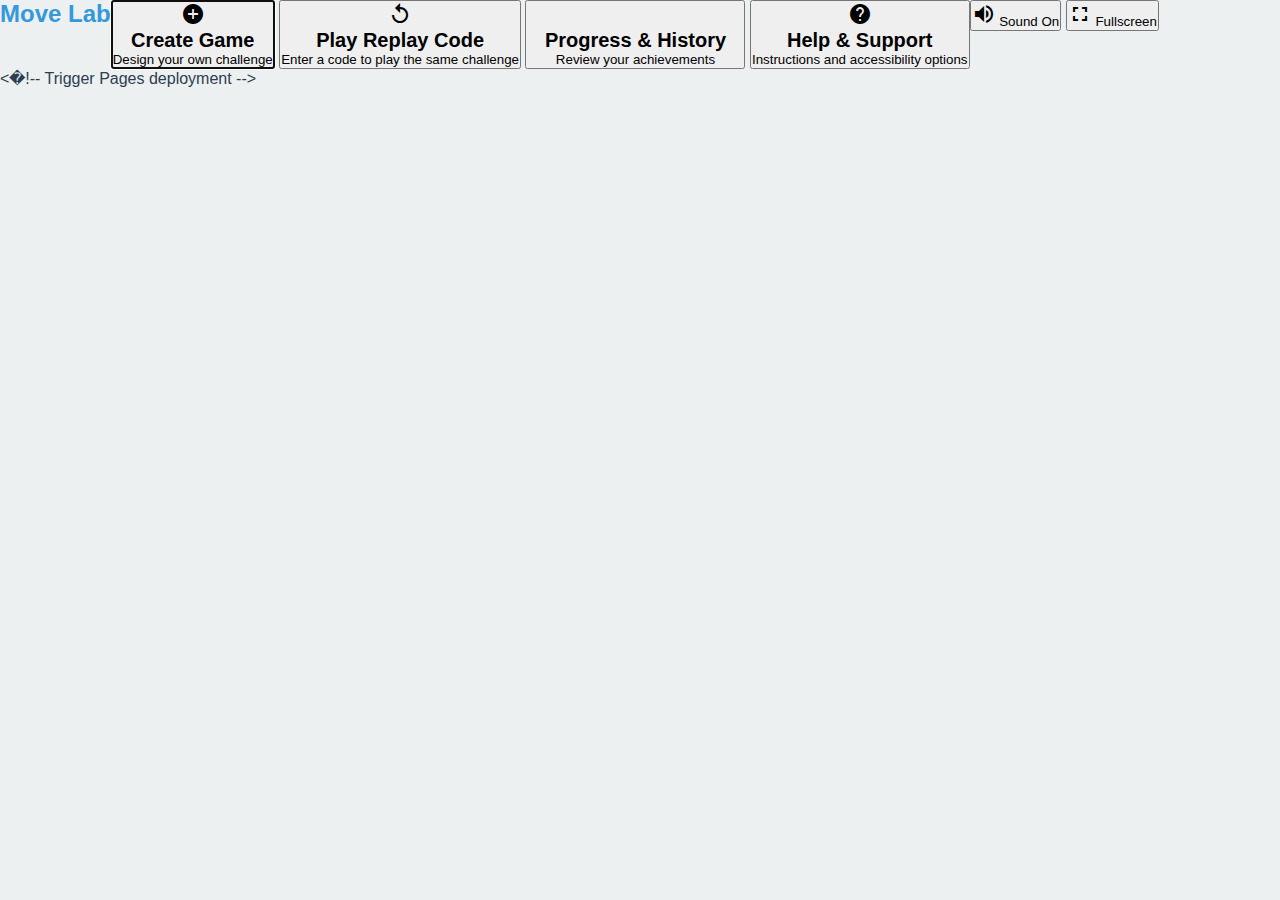
<file: index.html>
<!DOCTYPE html>
<html lang="en">
<head>
    <meta charset="UTF-8">
    <meta name="viewport" content="width=device-width, initial-scale=1.0">
    <title>Directional Skills Learning Game</title>
    <meta name="description" content="Educational game for learning directional key controls designed for students with physical and learning difficulties">
    
    <!-- CSS -->
    <link rel="stylesheet" href="styles.css">
    
    <!-- Material Icons -->
    <link href="https://fonts.googleapis.com/icon?family=Material+Icons" rel="stylesheet">
    <link href="https://fonts.googleapis.com/css2?family=Material+Symbols+Outlined:opsz,wght,FILL,GRAD@24,400,0,0" rel="stylesheet">
</head>
<body>
    <!-- Skip Link for Screen Readers -->
    <a href="#game-canvas" class="skip-link">Skip to game</a>
    
    <!-- Card-Based Main Menu -->
    <div class="main-menu" id="main-menu" role="region" aria-label="Main menu">
        <div class="menu-header">
            <h1 class="game-title">Move Lab</h1>
        </div>
        
        <div class="menu-cards" role="navigation" aria-label="Main menu options">
            <button class="menu-card primary-card" id="configure-session-btn" 
                    aria-label="Create a new game with custom settings">
                <span class="material-icons card-icon">add_circle</span>
                <div class="card-content">
                    <h2 class="card-title">Create Game</h2>
                    <p class="card-description">Design your own challenge</p>
                </div>
            </button>
            
            <button class="menu-card" id="play-replay-btn" 
                    aria-label="Play a game using a replay code">
                <span class="material-icons card-icon">replay</span>
                <div class="card-content">
                    <h2 class="card-title">Play Replay Code</h2>
                    <p class="card-description">Enter a code to play the same challenge</p>
                </div>
            </button>
            
            <button class="menu-card" id="progress-history-btn" 
                    aria-label="View progress and history">
                <span class="material-icons card-icon">analytics</span>
                <div class="card-content">
                    <h2 class="card-title">Progress & History</h2>
                    <p class="card-description">Review your achievements</p>
                </div>
            </button>
            
            <button class="menu-card" id="help-support-btn" 
                    aria-label="Get help and support">
                <span class="material-icons card-icon">help</span>
                <div class="card-content">
                    <h2 class="card-title">Help & Support</h2>
                    <p class="card-description">Instructions and accessibility options</p>
                </div>
            </button>
        </div>
        
        <!-- Secondary Actions -->
        <div class="menu-secondary" role="toolbar" aria-label="Secondary options">
            <button class="secondary-btn" id="sound-toggle-btn" 
                    aria-label="Toggle sound">
                <span class="material-icons">volume_up</span>
                <span class="btn-label">Sound</span>
            </button>
            
            <button class="secondary-btn" id="fullscreen-toggle-btn" 
                    aria-label="Toggle fullscreen">
                <span class="material-icons">fullscreen</span>
                <span class="btn-label">Fullscreen</span>
            </button>
        </div>
    </div>

    <!-- Game Interface (Hidden initially) -->
    <div class="game-interface" id="game-interface" style="display: none;">
        <!-- Main Game Area -->
        <main class="game-container" role="main">
            <!-- Game Canvas -->
            <canvas id="game-canvas" 
                    role="application"
                    aria-label="Directional Skills Practice Game"
                    tabindex="0">
                <p>This game requires a modern browser with HTML5 Canvas support.</p>
            </canvas>
            
            <!-- Game Metrics Overlay (Non-Distracting) -->
            <div class="metrics-overlay" aria-live="polite">
                <div class="metric-item" id="session-display">
                    <span class="metric-label">Time:</span>
                    <span class="metric-value" id="current-session-time">00:00</span>
                </div>
                <div class="metric-item" id="input-method-display">
                    <span class="metric-label">Input:</span>
                    <span class="metric-value" id="current-input-method">Keyboard</span>
                </div>
            </div>
            
            <!-- Progress Bar Overlay -->
            <div class="progress-overlay">
                <div class="progress-container">
                    <div class="progress-bar" role="progressbar" 
                         aria-valuemin="0" aria-valuemax="100" aria-valuenow="0"
                         aria-label="Core targets completion progress">
                        <div class="progress-fill" id="progress-fill"></div>
                    </div>
                </div>
            </div>
        </main>
    </div>

    <!-- Settings Modal -->
    <dialog class="modal" id="settings-modal" aria-labelledby="settings-title">
        <div class="modal-content">
            <div class="modal-header">
                <h2 id="settings-title">Game Settings</h2>
                <button class="modal-close" aria-label="Close settings">
                    <span class="material-icons">close</span>
                </button>
            </div>
            <div class="modal-body">
                <form class="settings-form">
                    <fieldset>
                        <legend>Movement Settings</legend>
                        <label for="movement-speed">Movement Speed:</label>
                        <input type="range" id="movement-speed" min="1" max="5" value="3">
                        
                        <label>
                            <input type="checkbox" id="input-buffering" checked> 
                            Input Buffering (Makes controls more forgiving)
                        </label>
                    </fieldset>
                    
                    <fieldset>
                        <legend>Accessibility</legend>
                        <label>
                            <input type="checkbox" id="audio-enabled" checked> 
                            Enable Audio Feedback
                        </label>
                        
                        <label>
                            <input type="checkbox" id="reduced-motion"> 
                            Reduce Motion Effects
                        </label>
                        
                        <label for="resize-handling">Window Resize Behavior:</label>
                        <select id="resize-handling">
                            <option value="reposition">Keep targets visible (move if needed)</option>
                            <option value="scale">Scale targets proportionally</option>
                            <option value="regenerate">Generate new target positions</option>
                            <option value="pause">Pause game during resize</option>
                        </select>
                    </fieldset>

                    <fieldset>
                        <legend>Assistive Input (beta)</legend>
                        <label>
                            <input type="checkbox" id="universal-input-enabled"> 
                            Enable Universal Input Manager
                        </label>
                        <label for="assistive-input-method">Active Assistive Method:</label>
                        <select id="assistive-input-method">
                            <option value="keyboard">Keyboard</option>
                            <option value="switch">Switch (F1 advance/select)</option>
                            <option value="eyeGaze">Eye-Gaze (placeholder)</option>
                            <option value="touch">Touch</option>
                        </select>
                        <small class="field-help">Use F1/F2 to test switch scanning; overlay will appear when enabled.</small>
                    </fieldset>
                </form>
            </div>
            <div class="modal-footer">
                <button class="btn btn-primary" id="save-settings">Save Settings</button>
                <button class="btn btn-secondary" id="cancel-settings">Cancel</button>
            </div>
        </div>
    </dialog>

    <!-- Session Setup Modal -->
    <dialog class="modal practice-modal" id="session-modal" aria-labelledby="session-title">
        <div class="modal-content">
            <div class="modal-header">
                <h2 id="session-title">Create Your Game</h2>
                <button class="modal-close" aria-label="Close game creation">
                    <span class="material-icons">close</span>
                </button>
            </div>
            <div class="modal-body">
                <form class="session-form">
                    <fieldset>
                        <legend>Session Configuration</legend>
                        

                        
                        <div class="form-group">
                            <label>Target Configuration:</label>
                            <div class="target-sliders">
                                <div class="target-slider-group">
                                    <label for="target-static-count">Static Targets:</label>
                                    <div class="input-with-value">
                                        <input type="range" id="target-static-count" min="0" max="10" value="5">
                                        <span id="target-static-count-value" class="range-value">5</span>
                                    </div>
                                    <small class="field-help">Basic stationary targets for fundamental navigation practice</small>
                                </div>
                                
                                <div class="target-slider-group">
                                    <label for="target-moving-count">Moving Targets:</label>
                                    <div class="input-with-value">
                                        <input type="range" id="target-moving-count" min="0" max="10" value="0">
                                        <span id="target-moving-count-value" class="range-value">0</span>
                                    </div>
                                    <small class="field-help">Targets that move slowly in predictable patterns</small>
                                </div>
                                
                                <div class="target-slider-group">
                                    <label for="target-flee-count">Fleeing Targets:</label>
                                    <div class="input-with-value">
                                        <input type="range" id="target-flee-count" min="0" max="10" value="0">
                                        <span id="target-flee-count-value" class="range-value">0</span>
                                    </div>
                                    <small class="field-help">Advanced targets that move away when approached</small>
                                </div>
                                
                                <div class="target-slider-group">
                                    <label for="target-bonus-count">Bonus Targets:</label>
                                    <div class="input-with-value">
                                        <input type="range" id="target-bonus-count" min="0" max="10" value="0">
                                        <span id="target-bonus-count-value" class="range-value">0</span>
                                    </div>
                                    <small class="field-help">Special targets that reduce time when collected (optional reward)</small>
                                </div>
                                
                                <div class="target-slider-group">
                                    <label for="target-hazard-count">Hazard Targets:</label>
                                    <div class="input-with-value">
                                        <input type="range" id="target-hazard-count" min="0" max="10" value="0">
                                        <span id="target-hazard-count-value" class="range-value">0</span>
                                    </div>
                                    <small class="field-help">Targets to avoid - add time penalty when touched (optional challenge)</small>
                                </div>
                                
                                <div class="total-targets">
                                    <strong>Total Targets: <span id="total-targets-value">5</span></strong>
                                </div>
                            </div>
                        </div>
                        
                        <div class="form-group">
                            <label>Target Size:</label>
                            <div class="radio-group">
                                <label><input type="radio" name="target-size" value="small"> Small</label>
                                <label><input type="radio" name="target-size" value="medium" checked> Medium</label>
                                <label><input type="radio" name="target-size" value="large"> Large</label>
                                <label><input type="radio" name="target-size" value="extra-large"> Extra Large</label>
                            </div>
                        </div>
                    </fieldset>
                    
                    <fieldset>
                        <legend>Player Movement</legend>
                        
                        <div class="form-group">
                            <label for="player-speed">Movement Speed:</label>
                            <div class="input-with-value">
                                <input type="range" id="player-speed" min="1" max="5" value="3">
                                <span id="player-speed-value" class="range-value">Normal</span>
                            </div>
                        </div>
                        
                        <div class="form-group">
                            <label>Movement Trail:</label>
                            <div class="radio-group">
                                <label><input type="radio" name="player-trail" value="off"> Off</label>
                                <label><input type="radio" name="player-trail" value="short" checked> Short</label>
                                <label><input type="radio" name="player-trail" value="long"> Long</label>
                            </div>
                        </div>
                    </fieldset>
                    
                    <fieldset>
                        <legend>Input Methods</legend>
                        
                        <div class="form-group">
                            <label>Control Method:</label>
                            <div class="radio-group">
                                <label><input type="radio" name="input-method" value="discrete" checked> Discrete Movement (Arrow Keys + WASD)</label>
                                <label><input type="radio" name="input-method" value="continuous"> Continuous Movement (Snake-style)</label>
                                <label><input type="radio" name="input-method" value="mouse"> Mouse Click-to-Move</label>
                                <label><input type="radio" name="input-method" value="joystick"> Controller (Analog Control)</label>
                                <label><input type="radio" name="input-method" value="cursor"> Cursor Follow (Joystick/Mouse/Eye Gaze)</label>
                            </div>
                            <small class="field-help">Choose one control method. Discrete: press and hold keys. Continuous: single press changes direction. Mouse: point and click. Controller: proportional analog control. Cursor Follow: player follows cursor position - works with joysticks that control mouse cursor, head trackers, or eye gaze.</small>
                        </div>
                        
                        <!-- Joystick-specific settings (shown when joystick is selected) -->
                        <div class="form-group joystick-settings" id="joystick-settings" style="display: none;">
                            <div class="joystick-status disconnected" id="joystick-status">
                                <span class="material-icons">gamepad</span>
                                <span id="joystick-status-text">Press any button on controller...</span>
                            </div>
                            
                            <label for="joystick-deadzone">Dead Zone:</label>
                            <div class="input-with-value">
                                <input type="range" id="joystick-deadzone" min="5" max="30" value="15" step="5">
                                <span id="joystick-deadzone-value" class="range-value">15%</span>
                            </div>
                            <small class="field-help">Ignore small unintentional stick movements. Higher values require more deliberate input.</small>
                            
                            <label>Sensitivity:</label>
                            <div class="radio-group">
                                <label><input type="radio" name="joystick-sensitivity" value="low"> Low (Gradual)</label>
                                <label><input type="radio" name="joystick-sensitivity" value="medium" checked> Medium</label>
                                <label><input type="radio" name="joystick-sensitivity" value="high"> High (Responsive)</label>
                            </div>
                            <small class="field-help">Controls how stick deflection ramps up to full speed. Use the Movement Speed setting above for overall speed.</small>
                        </div>
                        
                        <div class="form-group">
                            <label for="input-buffer">Input Buffer Time:</label>
                            <div class="input-with-value">
                                <input type="range" id="input-buffer" min="0" max="450" value="300" step="50">
                                <span id="input-buffer-value" class="range-value">300ms</span>
                            </div>
                            <small class="field-help">Range: 0–450ms (50ms steps). Higher buffers improve forgiveness but may feel less responsive.</small>
                        </div>
                    </fieldset>
                    
                    <fieldset>
                        <legend>Collection Mode</legend>
                        
                        <div class="form-group">
                            <label class="checkbox-label">
                                <input type="checkbox" id="dwell-mode"> 
                                Require dwell to collect targets
                            </label>
                            <small class="field-help">When enabled, you must stay inside a target for a set time to collect it. Good for precision training.</small>
                        </div>
                        
                        <div class="form-group dwell-settings" id="dwell-settings" style="display: none;">
                            <label for="dwell-time">Dwell Time:</label>
                            <div class="input-with-value">
                                <input type="range" id="dwell-time" min="500" max="3000" value="1000" step="250">
                                <span id="dwell-time-value" class="range-value">1.0s</span>
                            </div>
                            <small class="field-help">How long to stay inside a target to collect it. Flee and hazard targets are not affected.</small>
                        </div>
                    </fieldset>
                    
                    <fieldset>
                        <legend>Game Environment</legend>
                        
                        <div class="form-group">
                            <label>Boundaries:</label>
                            <div class="radio-group">
                                <label><input type="radio" name="game-boundaries" value="none" checked> None</label>
                                <label><input type="radio" name="game-boundaries" value="visual"> Visual Guidelines</label>
                                <label><input type="radio" name="game-boundaries" value="hard"> Hard Walls</label>
                            </div>
                        </div>
                        
                        <div class="form-group">
                            <label class="checkbox-label">
                                <input type="checkbox" id="calm-mode"> 
                                Calm mode (hide timer and progress during play)
                            </label>
                            <small class="field-help">Reduces pressure by hiding competitive elements. Time is still recorded for review after completion.</small>
                        </div>
                        
                        <div class="form-group">
                            <label>Feedback Options:</label>
                            <div class="checkbox-group">
                                <label><input type="checkbox" id="feedback-audio" checked> Audio Feedback</label>
                                <label><input type="checkbox" id="feedback-visual" checked> Visual Effects</label>
                                <label><input type="checkbox" id="feedback-haptic"> Haptic Feedback</label>
                            </div>
                        </div>
                    </fieldset>
                </form>
            </div>
            <div class="modal-footer">
                <button class="btn btn-primary" id="start-session">Create Game</button>
                <button class="btn btn-secondary" id="cancel-session">Cancel</button>
            </div>
        </div>
    </dialog>

    <!-- Replay Code Entry Modal -->
    <dialog class="modal" id="replay-modal" aria-labelledby="replay-title">
        <div class="modal-content">
            <div class="modal-header">
                <h2 id="replay-title">Play Replay Code</h2>
                <button class="modal-close" aria-label="Close replay code entry">
                    <span class="material-icons">close</span>
                </button>
            </div>
            <div class="modal-body">
                <div class="replay-input-section">
                    <label for="replay-code-input">Enter Replay Code:</label>
                    <input type="text" id="replay-code-input" placeholder="e.g., 1000013006011013" required>
                </div>
            </div>
            <div class="modal-footer">
                <button class="btn btn-primary" id="start-replay">Play Challenge</button>
                <button class="btn btn-secondary" id="cancel-replay">Cancel</button>
            </div>
        </div>
    </dialog>

    <!-- Help Modal -->
    <dialog class="modal" id="help-modal" aria-labelledby="help-title">
        <div class="modal-content">
            <div class="modal-header">
                <h2 id="help-title">How to Play</h2>
                <button class="modal-close" aria-label="Close help">
                    <span class="material-icons">close</span>
                </button>
            </div>
            <div class="modal-body">
                <div class="quick-start">
                    <h3>🎯 Your Mission</h3>
                    <p>Move around and collect all the green circles. That's it!</p>
                </div>
                
                <div class="controls-section">
                    <h3>🎮 How to Move</h3>
                    <div class="control-options">
                        <div class="control-option">
                            <strong>⌨️ Keyboard:</strong> Arrow keys or WASD
                        </div>
                        <div class="control-option">
                            <strong>🖱️ Mouse:</strong> Click where you want to go
                        </div>
                    </div>
                </div>
                
                <div class="quick-tips">
                    <h3>💡 Quick Tips</h3>
                    <div class="tip-grid">
                        <div class="tip">Press <kbd>ESC</kbd> to pause anytime</div>
                        <div class="tip">No timer pressure - go at your own pace</div>
                        <div class="tip">Share challenge codes with friends</div>
                        <div class="tip">Can't lose - just practice and improve!</div>
                    </div>
                </div>
                
                <div class="ready-message">
                    <strong>Ready to start your first challenge?</strong>
                </div>
            </div>
            <div class="modal-footer">
                <button class="btn btn-primary" id="close-help">Got it!</button>
            </div>
        </div>
    </dialog>

    <!-- Session Results Modal -->
    <dialog class="modal results-modal" id="results-modal" aria-labelledby="results-title">
        <div class="modal-content">
            <div class="modal-header">
                <h2 id="results-title">🎉 Game Complete!</h2>
                <button class="modal-close" aria-label="Close game results">
                    <span class="material-icons">close</span>
                </button>
            </div>
            <div class="modal-body">
                <!-- Achievement Banner -->
                <div class="achievement-banner" id="achievement-banner" style="display: none;">
                    <span class="material-icons achievement-icon">emoji_events</span>
                    <span id="achievement-text">New Personal Best!</span>
                </div>
                
                <!-- Main Time Display -->
                <div class="completion-time">
                    <div class="time-label">Your Time</div>
                    <div class="time-value" id="results-time">0:00</div>
                </div>
                
                <!-- Optional Stats (only shown if non-zero) -->
                <div class="optional-stats" id="optional-stats">
                    <div class="stat-item" id="bonus-stat" style="display: none;">
                        <span class="stat-icon">⭐</span>
                        <span class="stat-text"><span id="results-bonus-targets">0</span> bonus collected</span>
                    </div>
                    <div class="stat-item" id="hazard-stat" style="display: none;">
                        <span class="stat-icon">⚠️</span>
                        <span class="stat-text"><span id="results-hazard-targets">0</span> hazards hit</span>
                    </div>
                </div>
                
                <!-- Replay Code Section -->
                <div class="replay-code-section">
                    <div class="code-label">Share this challenge</div>
                    <div class="code-container">
                        <span class="code-value" id="results-seed">-</span>
                        <button class="btn btn-copy" id="copy-replay-code">
                            <span class="material-icons">content_copy</span>
                            Copy
                        </button>
                    </div>
                </div>
            </div>
            <div class="modal-footer">
                <button class="btn btn-primary" id="replay-game">
                    <span class="material-icons">replay</span>
                    Play Again
                </button>
                <button class="btn btn-secondary" id="new-session">
                    <span class="material-icons">add</span>
                    New Game
                </button>
                <button class="btn btn-tertiary" id="close-results">Close</button>
            </div>
        </div>
    </dialog>

    <!-- Statistics Modal -->
    <dialog class="modal" id="stats-modal" aria-labelledby="stats-title">
        <div class="modal-content">
            <div class="modal-header">
                <h2 id="stats-title">Your Progress & History</h2>
                <button class="modal-close" aria-label="Close statistics">
                    <span class="material-icons">close</span>
                </button>
            </div>
            <div class="modal-body">
                <div class="stats-grid">
                    <div class="stat-card">
                        <h3>Sessions Played</h3>
                        <div class="stat-value" id="stats-sessions">0</div>
                    </div>
                    
                    <div class="stat-card">
                        <h3>Total Targets</h3>
                        <div class="stat-value" id="stats-targets">0</div>
                    </div>
                </div>
                
                <div class="session-history-section">
                    <div class="history-header">
                        <h3>Recent Sessions</h3>
                        <button class="btn btn-danger clear-history-btn" id="clear-history-btn">
                            Clear All History
                        </button>
                    </div>
                    <div class="session-history" id="session-history">
                        <div class="no-sessions">
                            <p>No sessions completed yet.</p>
                            <p>Complete your first session to see your progress history!</p>
                        </div>
                    </div>
                </div>
            </div>
            <div class="modal-footer">
                <button class="btn btn-primary" id="close-stats">Close</button>
            </div>
        </div>
    </dialog>

    <!-- Pause/Quit Modal -->
    <dialog class="modal pause-modal" id="pause-modal" aria-labelledby="pause-title">
        <div class="modal-content">
            <div class="modal-body">
                <div class="pause-actions">
                    <button class="pause-action-btn primary-action" id="resume-session-btn" 
                            aria-label="Resume practice session">
                        <span class="material-icons">play_arrow</span>
                        <span class="action-text">Resume</span>
                        <small>Space</small>
                    </button>
                    
                    <button class="pause-action-btn secondary-action" id="quit-session-btn" 
                            aria-label="Quit session and return to menu">
                        <span class="material-icons">exit_to_app</span>
                        <span class="action-text">Quit</span>
                        <small>Escape</small>
                    </button>
                </div>
            </div>
        </div>
    </dialog>

    <!-- ARIA Live Regions for Screen Readers -->
    <div aria-live="polite" id="game-status" class="sr-only"></div>
    <div aria-live="assertive" id="game-alerts" class="sr-only"></div>

    <!-- Core Scripts (architecture scaffolding) -->
    <script src="core/events.js"></script>
    <script src="core/scene-manager.js"></script>
    <script src="core/engine.js"></script>
    <script src="core/replay-code.js"></script>
    <!-- Modular helpers (must load before game.js which delegates to them) -->
    <script src="core/modules/replay-helpers.js"></script>
    <script src="a11y/announcer.js"></script>
    <script src="core/modules/target-generation.js"></script>
    <script src="core/modules/session-timing.js"></script>
    <script src="core/modules/input-handling.js"></script>
    <script src="core/modules/collision-effects.js"></script>
    <script src="core/modules/ui-session.js"></script>
    <script src="core/modules/resize-handling.js"></script>
    <!-- Target motion (moving + flee behaviors) -->
    <script src="core/modules/target-motion.js"></script>
    <!-- Input manager must load before game.js -->
    <script src="input-manager.js"></script>
    <!-- Load main game class early so window.DirectionalSkillsGame exists before scenes -->
    <script src="game.js"></script>
    <script src="core/game-scene.js"></script>
    <script src="core/menu-scene.js"></script>
    <script src="core/results-scene.js"></script>
    <!-- Modal / auxiliary scene scripts (previously missing) -->
    <script src="core/base-modal-scene.js"></script>
    <script src="core/help-scene.js"></script>
    <script src="core/stats-scene.js"></script>
    <script src="core/settings-scene.js"></script>
    <script src="core/session-scene.js"></script>
    <script src="core/replay-scene.js"></script>
    <script src="core/pause-scene.js"></script>
    <script src="mini-games/registry.js"></script>
    <script src="mini-games/directional-practice.js"></script>

    <!-- Switch scanning overlay (shown when Switch input is enabled) -->
    <div id="switch-overlay" role="region" aria-label="Switch scanning overlay" style="display:none"></div>

    <!-- Game bootstrap (initialization + scene wiring) -->
            <script>
                // Bootstrap the SceneManager + Engine and mount the main game scene once DOM is ready
                window.addEventListener('DOMContentLoaded', function () {
                    // Fallback init (should already be initialized by immediate block below if DOM was ready)
                    if (!window.game && window.DirectionalSkillsGame) {
                        try { window.game = new window.DirectionalSkillsGame(); console.log('[Bootstrap] Game instance created on DOMContentLoaded'); } catch (e) { console.error('[Bootstrap] Game init failed on DOMContentLoaded', e); }
                    } else {
                        console.log('[Bootstrap] DOMContentLoaded: window.game exists?', !!window.game);
                    }
                    if (!window.SceneManager || !window.Engine || !window.GameScene) return;
                    try {
                        // Optional kill-switch: add ?engine=off to the URL to skip external engine
                        var params = new URLSearchParams(window.location.search);
                        if (params.get('engine') === 'off') {
                            console.warn('External engine disabled via URL param ?engine=off');
                            return;
                        }

                        var canvas = document.getElementById('game-canvas');
                        var ctx = canvas ? canvas.getContext('2d') : null;
                        if (!ctx) return;
                        window.sceneManager = window.sceneManager || new window.SceneManager();
                        window.engine = window.engine || new window.Engine(ctx);
                                    // Register scenes and switch to main scene wrapping existing game instance
                        if (!window._mainSceneRegistered) {
                            // Core scenes
                            if (window.GameScene) window.sceneManager.register('main', new window.GameScene());
                            if (window.MenuScene) window.sceneManager.register('menu', new window.MenuScene());
                            if (window.ResultsScene) window.sceneManager.register('results', new window.ResultsScene());
                            // Modal / auxiliary scenes (ensure they exist before registering)
                            if (window.HelpScene) window.sceneManager.register('help', new window.HelpScene());
                            if (window.StatsScene) window.sceneManager.register('stats', new window.StatsScene());
                            if (window.SettingsScene) window.sceneManager.register('settings', new window.SettingsScene());
                            if (window.SessionScene) window.sceneManager.register('session', new window.SessionScene());
                            if (window.ReplayScene) window.sceneManager.register('replay', new window.ReplayScene());
                            if (window.PauseScene) window.sceneManager.register('pause', new window.PauseScene());
                            console.log('[Bootstrap] Scenes registered:', Array.from(window.sceneManager.scenes.keys()));
                            window._mainSceneRegistered = true;
                        }
                                    // Default to menu, then switch to main when a session starts
                                    window.sceneManager.switch('menu');
                                    // Non-breaking: keep DOM buttons working; when a session starts, switch to main
                                    // Removed generic #start-session -> main scene auto-switch.
                                    // SessionScene / game.startNewSession() now explicitly performs scene switch
                                    // to avoid premature menu flash and double scene transitions.
                        if (!window.engine.running) {
                            window.engine.start(window.sceneManager);
                        }

                        // Lightweight input delegation (non-breaking): forward key events to the active scene if supported
                        function forwardInput(evt) {
                            try { if (window.sceneManager && typeof window.sceneManager.handleInput === 'function') { window.sceneManager.handleInput(evt); } } catch (e) {}
                        }
                        window.addEventListener('keydown', forwardInput, { capture: true });
                        window.addEventListener('keyup', forwardInput, { capture: true });
                    } catch (e) {
                        console.warn('Engine bootstrap failed:', e);
                    }
                });
                // Immediate (synchronous) init in case users click before DOMContentLoaded or event timing issues
                (function immediateGameInit(){
                    if (!window.game && window.DirectionalSkillsGame && document.readyState !== 'loading') {
                        try { window.game = new window.DirectionalSkillsGame(); console.log('[Bootstrap] Game instance created immediately (readyState=' + document.readyState + ')'); } catch (e) { console.error('[Bootstrap] Immediate game init failed', e); }
                    } else {
                        console.log('[Bootstrap] Immediate init skipped. readyState=' + document.readyState + ' hasGame=' + !!window.game + ' hasClass=' + !!window.DirectionalSkillsGame);
                    }
                })();
            </script>
</body>
</html>< ! - -   T r i g g e r   P a g e s   d e p l o y m e n t   - - > 
 
 
</file>
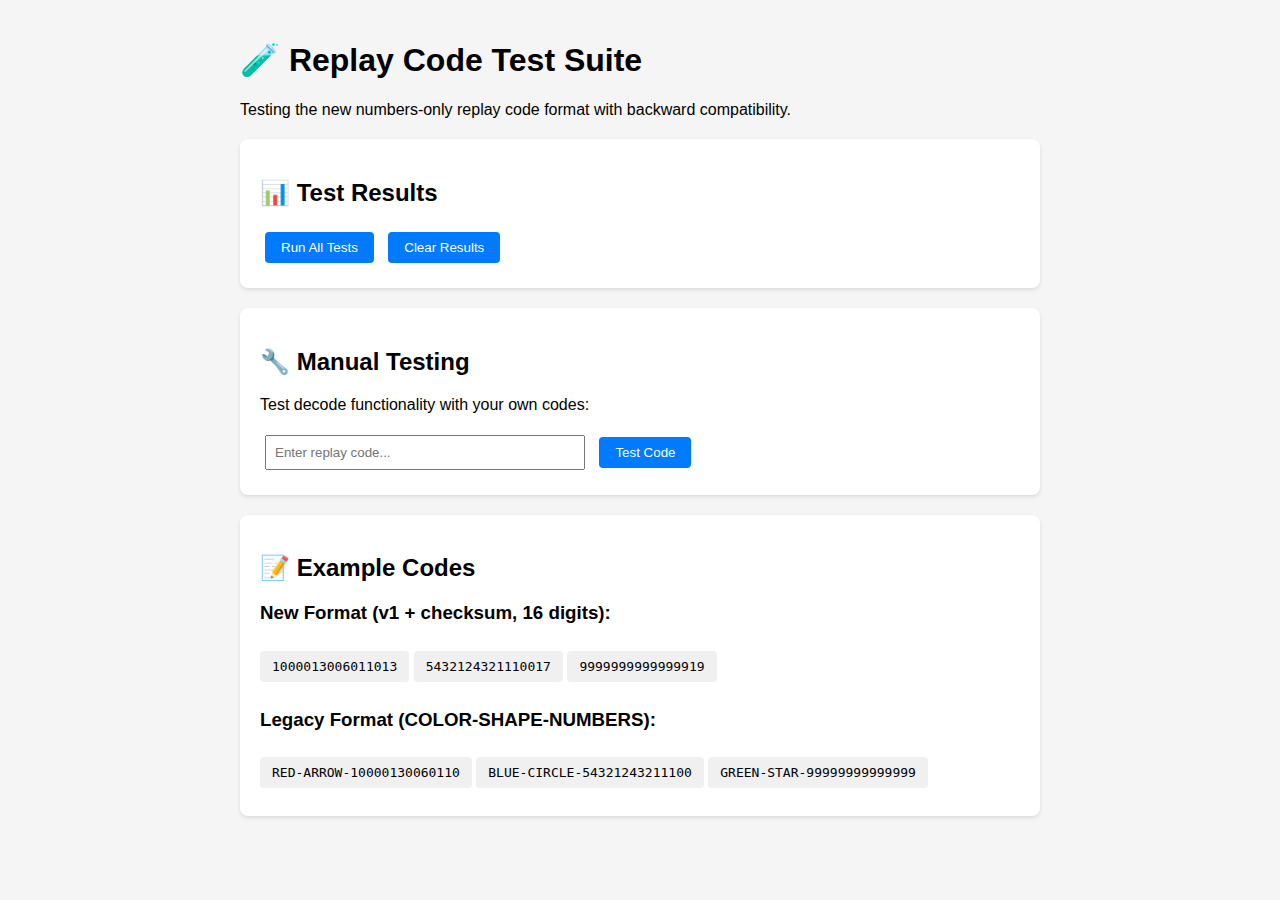
<file: test-replay-codes.html>
<!DOCTYPE html>
<html lang="en">
<head>
    <meta charset="UTF-8">
    <meta name="viewport" content="width=device-width, initial-scale=1.0">
    <title>Replay Code Test</title>
    <style>
        body {
            font-family: Arial, sans-serif;
            max-width: 800px;
            margin: 0 auto;
            padding: 20px;
            background: #f5f5f5;
        }
        .test-section {
            background: white;
            padding: 20px;
            margin: 20px 0;
            border-radius: 8px;
            box-shadow: 0 2px 4px rgba(0,0,0,0.1);
        }
        .code-example {
            font-family: monospace;
            background: #f0f0f0;
            padding: 8px 12px;
            border-radius: 4px;
            margin: 8px 0;
            display: inline-block;
        }
        .result {
            margin: 10px 0;
            padding: 10px;
            border-radius: 4px;
        }
        .success {
            background: #d4edda;
            color: #155724;
            border: 1px solid #c3e6cb;
        }
        .error {
            background: #f8d7da;
            color: #721c24;
            border: 1px solid #f5c6cb;
        }
        button {
            background: #007bff;
            color: white;
            border: none;
            padding: 8px 16px;
            border-radius: 4px;
            cursor: pointer;
            margin: 5px;
        }
        button:hover {
            background: #0056b3;
        }
    </style>
</head>
<body>
    <h1>🧪 Replay Code Test Suite</h1>
    <p>Testing the new numbers-only replay code format with backward compatibility.</p>

    <div class="test-section">
        <h2>📊 Test Results</h2>
        <div id="test-results"></div>
        <button onclick="runTests()">Run All Tests</button>
        <button onclick="clearResults()">Clear Results</button>
    </div>

    <div class="test-section">
        <h2>🔧 Manual Testing</h2>
        <p>Test decode functionality with your own codes:</p>
        <input type="text" id="manual-code" placeholder="Enter replay code..." style="width: 300px; padding: 8px; margin: 5px;">
        <button onclick="testManualCode()">Test Code</button>
        <div id="manual-result"></div>
    </div>

    <div class="test-section">
        <h2>📝 Example Codes</h2>
    <h3>New Format (v1 + checksum, 16 digits):</h3>
    <div class="code-example">1000013006011013</div>
    <div class="code-example">5432124321110017</div>
    <div class="code-example">9999999999999919</div>
        
        <h3>Legacy Format (COLOR-SHAPE-NUMBERS):</h3>
        <div class="code-example">RED-ARROW-10000130060110</div>
        <div class="code-example">BLUE-CIRCLE-54321243211100</div>
        <div class="code-example">GREEN-STAR-99999999999999</div>
    </div>

    <script src="game.js"></script>
    <script>
        // Initialize game instance for testing
        const testGame = new DirectionalSkillsGame();
        
        // Test cases
        const testCases = [
            {
                name: "New Format v1 - Basic Configuration",
                code: "1000013006011013",
                expectedValid: true,
                description: "Numbers-only format with basic config"
            },
            {
                name: "Legacy Format - Same Configuration (14-digit payload)",
                code: "RED-ARROW-10000130060110",
                expectedValid: true,
                description: "Old COLOR-SHAPE-NUMBERS format"
            },
            {
                name: "New Format v1 - Complex Configuration",
                code: "5432124321110017",
                expectedValid: true,
                description: "Numbers-only with complex settings"
            },
            {
                name: "Legacy Format - Complex Configuration (14-digit payload)",
                code: "BLUE-CIRCLE-54321243211100",
                expectedValid: true,
                description: "Legacy format with complex settings"
            },
            {
                name: "Invalid - Wrong Length",
                code: "123456789",
                expectedValid: false,
                description: "Too short"
            },
            {
                name: "Invalid - Contains Letters",
                code: "1234567890ABCD",
                expectedValid: false,
                description: "Contains non-numeric characters"
            },
            {
                name: "Invalid - Wrong Legacy Format",
                code: "RED-ARROW",
                expectedValid: false,
                description: "Missing numeric part in legacy format"
            },
            {
                name: "Edge Case - All Zeros (legacy 14-digit)",
                code: "00000000000000",
                expectedValid: true,
                description: "Minimum configuration (legacy)"
            },
            {
                name: "Edge Case - All Nines (legacy 14-digit)",
                code: "99999999999999",
                expectedValid: true,
                description: "Maximum configuration (legacy)"
            }
        ];

        function runTests() {
            const resultsDiv = document.getElementById('test-results');
            resultsDiv.innerHTML = '<h3>Running Tests...</h3>';
            
            let passed = 0;
            let total = testCases.length;
            let results = [];

            testCases.forEach((test, index) => {
                try {
                    const decoded = testGame.decodeReplayCode(test.code);
                    const isValid = decoded !== null;
                    const testPassed = isValid === test.expectedValid;
                    
                    if (testPassed) passed++;
                    
                    results.push(`
                        <div class="result ${testPassed ? 'success' : 'error'}">
                            <strong>${test.name}</strong> ${testPassed ? '✅ PASS' : '❌ FAIL'}<br>
                            <small>Code: <code>${test.code}</code></small><br>
                            <small>Expected: ${test.expectedValid ? 'Valid' : 'Invalid'}, Got: ${isValid ? 'Valid' : 'Invalid'}</small><br>
                            <small>${test.description}</small>
                            ${isValid && decoded ? `<br><small>Decoded: ${JSON.stringify(decoded, null, 2).slice(0, 100)}...</small>` : ''}
                        </div>
                    `);
                } catch (error) {
                    results.push(`
                        <div class="result error">
                            <strong>${test.name}</strong> ❌ ERROR<br>
                            <small>Code: <code>${test.code}</code></small><br>
                            <small>Error: ${error.message}</small>
                        </div>
                    `);
                }
            });

            resultsDiv.innerHTML = `
                <h3>Test Summary: ${passed}/${total} passed</h3>
                ${results.join('')}
            `;
        }

        function testManualCode() {
            const code = document.getElementById('manual-code').value.trim();
            const resultDiv = document.getElementById('manual-result');
            
            if (!code) {
                resultDiv.innerHTML = '<div class="result error">Please enter a replay code</div>';
                return;
            }

            try {
                const decoded = testGame.decodeReplayCode(code);
                if (decoded) {
                    resultDiv.innerHTML = `
                        <div class="result success">
                            <strong>✅ Valid Code!</strong><br>
                            <small>Code: <code>${code}</code></small><br>
                            <pre>${JSON.stringify(decoded, null, 2)}</pre>
                        </div>
                    `;
                } else {
                    resultDiv.innerHTML = `
                        <div class="result error">
                            <strong>❌ Invalid Code</strong><br>
                            <small>Code: <code>${code}</code></small><br>
                            <small>The code format is not recognized or contains invalid characters.</small>
                        </div>
                    `;
                }
            } catch (error) {
                resultDiv.innerHTML = `
                    <div class="result error">
                        <strong>❌ Error</strong><br>
                        <small>Code: <code>${code}</code></small><br>
                        <small>Error: ${error.message}</small>
                    </div>
                `;
            }
        }

        function clearResults() {
            document.getElementById('test-results').innerHTML = '';
            document.getElementById('manual-result').innerHTML = '';
            document.getElementById('manual-code').value = '';
        }

        // Run tests automatically on page load
        document.addEventListener('DOMContentLoaded', () => {
            setTimeout(runTests, 500);
        });
    </script>
</body>
</html>
</file>
<file: styles.css>
/* CSS Reset and Base Styles */
* {
    margin: 0;
    padding: 0;
    box-sizing: border-box;
}

html, body {
    height: 100%;
    font-family: 'Segoe UI', Tahoma, Geneva, Verdana, sans-serif;
    background-color: #ecf0f1;
    color: #2c3e50;
    overflow: hidden;
}

/* CSS Custom Properties */
:root {
    --primary-color: #3498db;
    --secondary-color: #2c3e50;
    --accent-color: #e74c3c;
    --success-color: #27ae60;
    --bg-color: #ecf0f1;
    --surface-color: #ffffff;
    --text-color: #2c3e50;
    --text-light: #7f8c8d;
    --border-color: #bdc3c7;
    --shadow: 0 2px 10px rgba(0, 0, 0, 0.1);
    --focus-color: #3498db;
    --menu-height: 60px;
}

/* Skip Link for Screen Readers */
.skip-link {
    position: absolute;
    top: -40px;
    left: 6px;
    background: var(--accent-color);
    color: white;
    padding: 8px;
    text-decoration: none;
    border-radius: 4px;
    z-index: 1000;
    font-weight: bold;
}

.skip-link:focus {
    top: 6px;
}

/* Screen Reader Only Content */
.sr-only {
    position: absolute;
    width: 1px;
    height: 1px;
    padding: 0;
    margin: -1px;
    overflow: hidden;
    clip: rect(0, 0, 0, 0);
    white-space: nowrap;
    border: 0;
}

/* Top Menu Bar */
.top-menu {
    position: fixed;
    top: 0;
    left: 0;
    right: 0;
    height: var(--menu-height);
    background: var(--surface-color);
    border-bottom: 2px solid var(--border-color);
    box-shadow: var(--shadow);
    z-index: 100;
    display: flex;
    align-items: center;
}

.menu-container {
    width: 100%;
    max-width: 1200px;
    margin: 0 auto;
    padding: 0 20px;
    display: flex;
    justify-content: space-between;
    align-items: center;
}

.game-title {
    font-size: 1.5rem;
    font-weight: 600;
    color: var(--primary-color);
    margin: 0;
}

.menu-icons {
    display: flex;
    gap: 8px;
    align-items: center;
}

.menu-btn {
    width: 44px;
    height: 44px;
    border: 2px solid var(--border-color);
    background: var(--surface-color);
    color: var(--text-color);
    border-radius: 8px;
    cursor: pointer;
    display: flex;
    align-items: center;
    justify-content: center;
    font-size: 1.2rem;
    transition: all 0.2s ease;
}

.menu-btn:hover {
    background: var(--primary-color);
    color: white;
    border-color: var(--primary-color);
    transform: translateY(-1px);
}

.menu-btn:focus {
    outline: 3px solid var(--focus-color);
    outline-offset: 2px;
}

.menu-btn.active {
    background: var(--success-color);
    border-color: var(--success-color);
    color: white;
}

/* Game Container */
.game-container {
    position: relative;
    top: var(--menu-height);
    height: calc(100vh - var(--menu-height));
    width: 100%;
    background: var(--bg-color);
    display: flex;
    align-items: stretch;
    justify-content: center;
    padding: 10px;
    box-sizing: border-box;
}

/* Game Canvas */
#game-canvas {
    background: #f8f9fa;
    border: 2px solid var(--border-color);
    border-radius: 8px;
    cursor: crosshair;
    width: 100%;
    height: 100%;
    box-shadow: var(--shadow);
    object-fit: contain;
}

/* Custom cursor styles for better visibility */
#game-canvas.cursor-crosshair {
    cursor: url('data:image/svg+xml;utf8,<svg xmlns="http://www.w3.org/2000/svg" width="21" height="21" viewBox="0 0 21 21"><g stroke="%23000" stroke-width="2" fill="none"><path d="M10.5 1v8m0 2v8m-8-9.5h8m2 0h8"/><g stroke="%23fff" stroke-width="1"><path d="M10.5 1v8m0 2v8m-8-9.5h8m2 0h8"/></g></svg>') 10 10, crosshair;
}

#game-canvas.cursor-grab {
    cursor: url('data:image/svg+xml;utf8,<svg xmlns="http://www.w3.org/2000/svg" width="21" height="21" viewBox="0 0 21 21"><g fill="%23000"><circle cx="10.5" cy="10.5" r="9"/></g><g fill="%23fff"><circle cx="10.5" cy="10.5" r="7"/></g><g fill="%23000"><circle cx="10.5" cy="10.5" r="3"/></g></svg>') 10 10, grab;
}

#game-canvas.cursor-grabbing {
    cursor: url('data:image/svg+xml;utf8,<svg xmlns="http://www.w3.org/2000/svg" width="21" height="21" viewBox="0 0 21 21"><g fill="%23000"><circle cx="10.5" cy="10.5" r="9"/></g><g fill="%23e74c3c"><circle cx="10.5" cy="10.5" r="7"/></g><g fill="%23fff"><circle cx="10.5" cy="10.5" r="3"/></g></svg>') 10 10, grabbing;
}

#game-canvas:focus {
    outline: 3px solid var(--focus-color);
    outline-offset: 2px;
}

/* Metrics Overlay */
.metrics-overlay {
    position: absolute;
    top: 20px;
    left: 20px;
    background: rgba(255, 255, 255, 0.9);
    backdrop-filter: blur(10px);
    border-radius: 12px;
    padding: 16px;
    box-shadow: 0 4px 20px rgba(0, 0, 0, 0.1);
    display: flex;
    flex-direction: column;
    gap: 8px;
    min-width: 160px;
    border: 1px solid var(--border-color);
}

.metric-item {
    display: flex;
    align-items: center;
    gap: 8px;
    font-size: 0.9rem;
}

.metric-label {
    color: var(--text-light);
    font-weight: 500;
    min-width: 60px;
}

.metric-value {
    font-weight: 700;
    color: var(--primary-color);
    font-size: 1.1rem;
}

.metric-separator {
    color: var(--text-light);
    margin: 0 2px;
}

/* Progress Bar Overlay */
.progress-overlay {
    position: absolute;
    bottom: 20px;
    left: 50%;
    transform: translateX(-50%);
    width: 300px;
    max-width: calc(100% - 40px);
}

.progress-container {
    background: rgba(255, 255, 255, 0.9);
    backdrop-filter: blur(10px);
    border-radius: 20px;
    padding: 8px;
    box-shadow: 0 4px 20px rgba(0, 0, 0, 0.1);
    border: 1px solid var(--border-color);
}

.progress-bar {
    height: 8px;
    background: var(--border-color);
    border-radius: 12px;
    overflow: hidden;
}

.progress-fill {
    height: 100%;
    background: linear-gradient(90deg, var(--primary-color), var(--success-color));
    border-radius: 12px;
    width: 0%;
    transition: width 0.3s ease;
}

/* Modal Dialogs */
.modal {
    border: none;
    border-radius: 12px;
    padding: 0;
    max-width: 90vw;
    max-height: 90vh;
    background: var(--surface-color);
    box-shadow: 0 10px 40px rgba(0, 0, 0, 0.3);
}

.modal::backdrop {
    background: rgba(0, 0, 0, 0.5);
    backdrop-filter: blur(4px);
}

.modal-content {
    display: flex;
    flex-direction: column;
    min-width: 400px;
    max-width: 600px;
    max-height: 80vh;
}

.modal-header {
    display: flex;
    justify-content: space-between;
    align-items: center;
    padding: 24px;
    border-bottom: 1px solid var(--border-color);
    background: var(--bg-color);
    border-radius: 12px 12px 0 0;
}

.modal-header h2 {
    margin: 0;
    color: var(--primary-color);
    font-size: 1.5rem;
    font-weight: 600;
}

.modal-close {
    background: none;
    border: none;
    font-size: 2rem;
    cursor: pointer;
    color: var(--text-light);
    width: 32px;
    height: 32px;
    display: flex;
    align-items: center;
    justify-content: center;
    border-radius: 50%;
    transition: all 0.2s ease;
}

.modal-close:hover {
    background: var(--accent-color);
    color: white;
}

.modal-close:focus {
    outline: 2px solid var(--focus-color);
    outline-offset: 2px;
}

.modal-body {
    padding: 24px;
    overflow-y: auto;
    flex: 1;
}

.modal-footer {
    padding: 24px;
    border-top: 1px solid var(--border-color);
    display: flex;
    gap: 12px;
    justify-content: flex-end;
    background: var(--bg-color);
    border-radius: 0 0 12px 12px;
}

/* Form Styles */
.settings-form fieldset {
    border: 1px solid var(--border-color);
    border-radius: 8px;
    padding: 16px;
    margin-bottom: 16px;
}

.settings-form legend {
    font-weight: 600;
    color: var(--primary-color);
    padding: 0 8px;
}

.settings-form label {
    display: block;
    margin-bottom: 12px;
    font-weight: 500;
    color: var(--text-color);
}

.settings-form input[type="range"] {
    width: 100%;
    margin: 8px 0;
}

.settings-form input[type="checkbox"] {
    margin-right: 8px;
}

/* Button Styles */
.btn {
    padding: 12px 24px;
    border: none;
    border-radius: 8px;
    font-size: 1rem;
    font-weight: 600;
    cursor: pointer;
    transition: all 0.2s ease;
    display: inline-flex;
    align-items: center;
    justify-content: center;
    gap: 8px;
    min-width: 120px;
}

.btn:focus {
    outline: 2px solid var(--focus-color);
    outline-offset: 2px;
}

.btn-primary {
    background: var(--primary-color);
    color: white;
}

.btn-primary:hover {
    background: #2980b9;
    transform: translateY(-1px);
    box-shadow: 0 4px 12px rgba(52, 152, 219, 0.3);
}

.btn-secondary {
    background: var(--border-color);
    color: var(--text-color);
}

.btn-secondary:hover {
    background: #95a5a6;
    transform: translateY(-1px);
}

/* Statistics Modal */
.stats-grid {
    display: grid;
    grid-template-columns: repeat(auto-fit, minmax(150px, 1fr));
    gap: 16px;
    margin-bottom: 24px;
}

.stat-card {
    background: var(--bg-color);
    padding: 20px;
    border-radius: 12px;
    text-align: center;
    border: 1px solid var(--border-color);
}

.stat-card h3 {
    font-size: 0.9rem;
    color: var(--text-light);
    margin-bottom: 8px;
    font-weight: 500;
}

.stat-value {
    font-size: 2rem;
    font-weight: 700;
    color: var(--primary-color);
}

/* Practice Mode Modal */
.practice-modal .modal-content {
    max-width: 700px;
    max-height: 90vh;
    overflow-y: auto;
}

.practice-form fieldset {
    margin-bottom: 24px;
    padding: 16px;
    border: 1px solid var(--border-color);
    border-radius: 8px;
    background: var(--bg-light);
}

.practice-form legend {
    font-weight: 600;
    color: var(--primary-color);
    padding: 0 8px;
}

.radio-group, .checkbox-group {
    display: flex;
    flex-wrap: wrap;
    gap: 16px;
    margin-top: 8px;
}

.radio-group label, .checkbox-group label {
    display: flex;
    align-items: center;
    gap: 6px;
    cursor: pointer;
    font-size: 0.9rem;
}

.radio-group input[type="radio"], 
.checkbox-group input[type="checkbox"] {
    margin: 0;
}

.range-value {
    display: inline-block;
    min-width: 80px;
    font-weight: 600;
    color: var(--primary-color);
    margin-left: 12px;
}

.modal-footer {
    display: flex;
    justify-content: space-between;
    align-items: center;
    flex-wrap: wrap;
    gap: 16px;
}

.preset-controls {
    display: flex;
    align-items: center;
    gap: 12px;
}

.action-controls {
    display: flex;
    gap: 12px;
}

.preset-controls select {
    padding: 8px 12px;
    border: 1px solid var(--border-color);
    border-radius: 6px;
    background: var(--bg-color);
    color: var(--text-color);
    font-size: 0.9rem;
}

/* Fullscreen Styles */
.fullscreen {
    position: fixed !important;
    top: 0 !important;
    left: 0 !important;
    width: 100vw !important;
    height: 100vh !important;
    z-index: 9999;
    background: var(--bg-color);
}

.fullscreen .top-menu {
    display: none;
}

.fullscreen .game-container {
    top: 0;
    height: 100vh;
}

/* Responsive Design */
@media (max-width: 768px) {
    .menu-container {
        padding: 0 12px;
    }
    
    .game-title {
        font-size: 1.2rem;
    }
    
    .menu-btn {
        width: 40px;
        height: 40px;
        font-size: 1rem;
    }
    
    .menu-icons {
        gap: 4px;
    }
    
    .game-container {
        padding: 5px;
    }
    
    .metrics-overlay {
        top: 5px;
        left: 5px;
        padding: 10px;
        min-width: 120px;
        font-size: 0.8rem;
    }
    
    .progress-overlay {
        bottom: 5px;
        width: 250px;
    }
    
    .modal-content {
        min-width: 90vw;
    }
}

@media (max-width: 480px) {
    .game-title {
        display: none;
    }
    
    .menu-btn {
        width: 36px;
        height: 36px;
        font-size: 0.9rem;
    }
    
    .game-container {
        padding: 3px;
    }
    
    .metrics-overlay {
        top: 3px;
        left: 3px;
        padding: 8px;
        min-width: 100px;
        font-size: 0.75rem;
    }
    
    .metric-item {
        gap: 4px;
    }
    
    .progress-overlay {
        bottom: 3px;
        width: 200px;
    }
}
</file>
